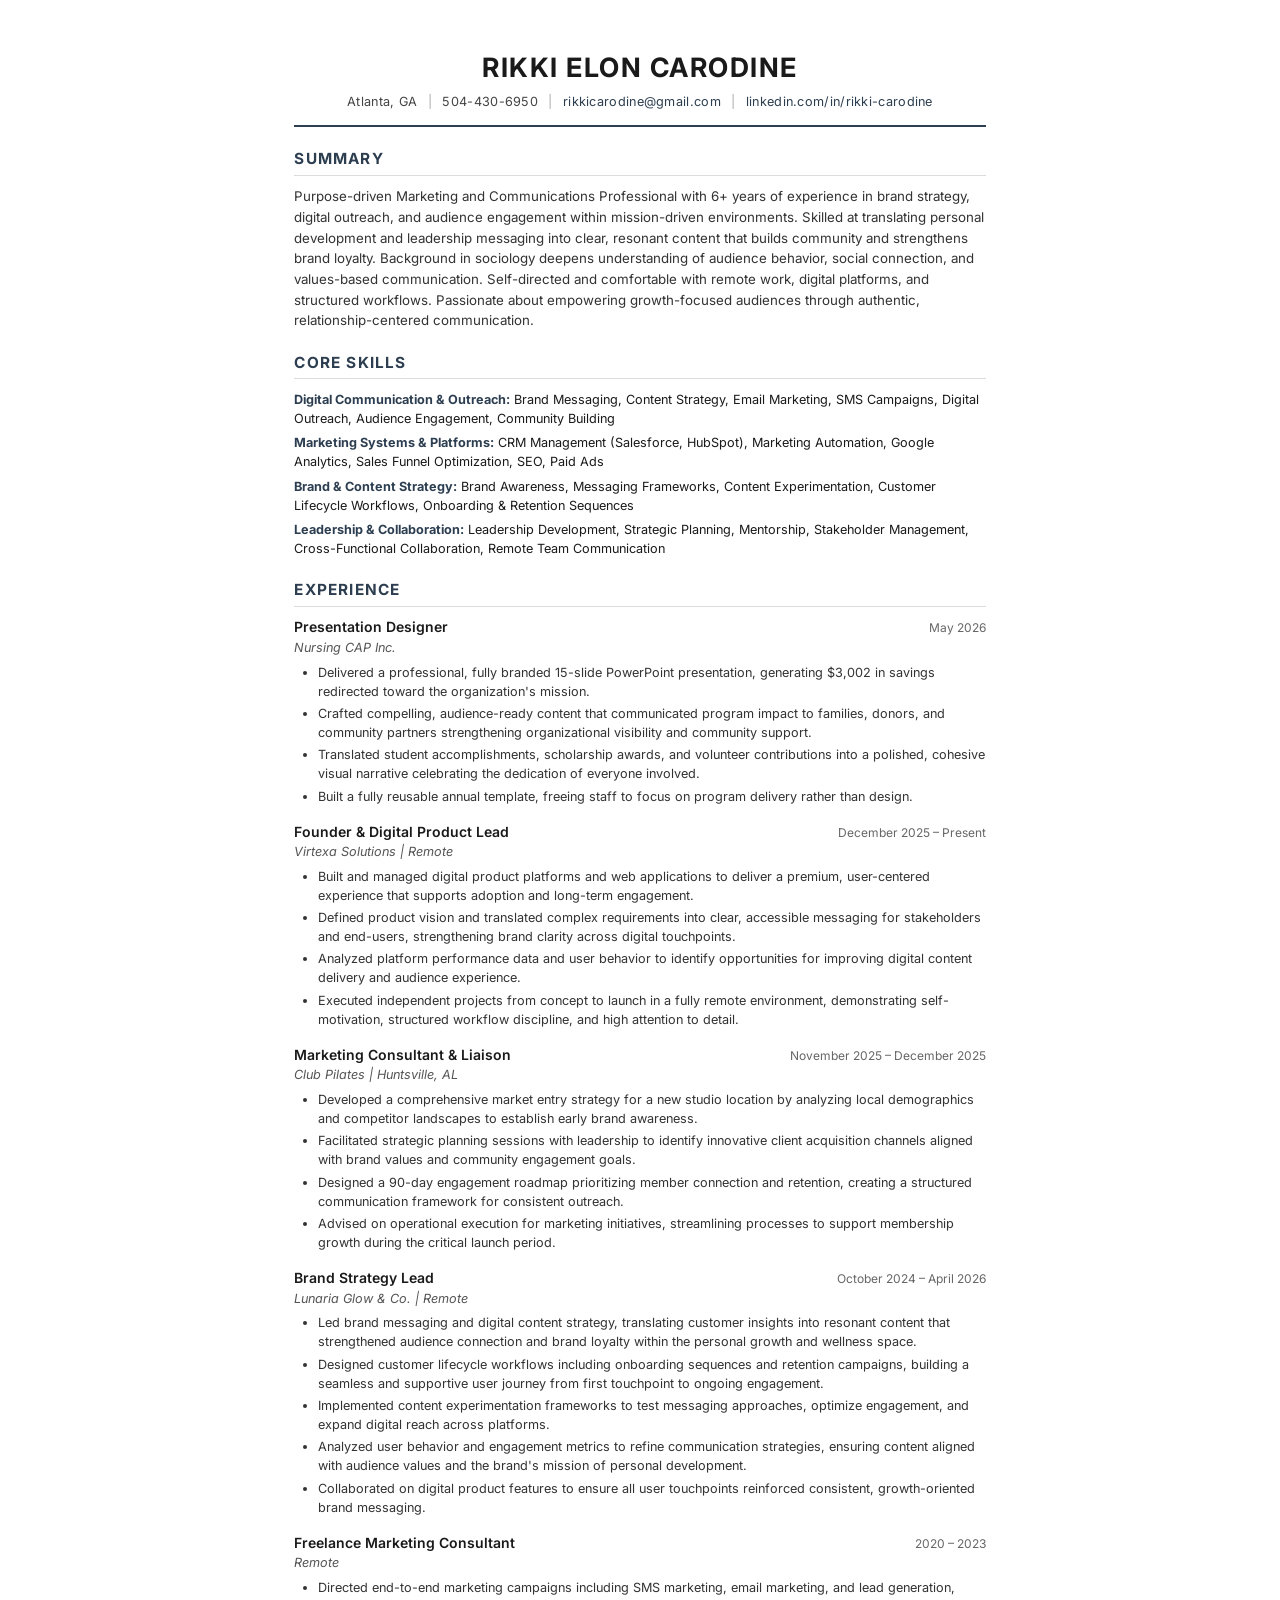
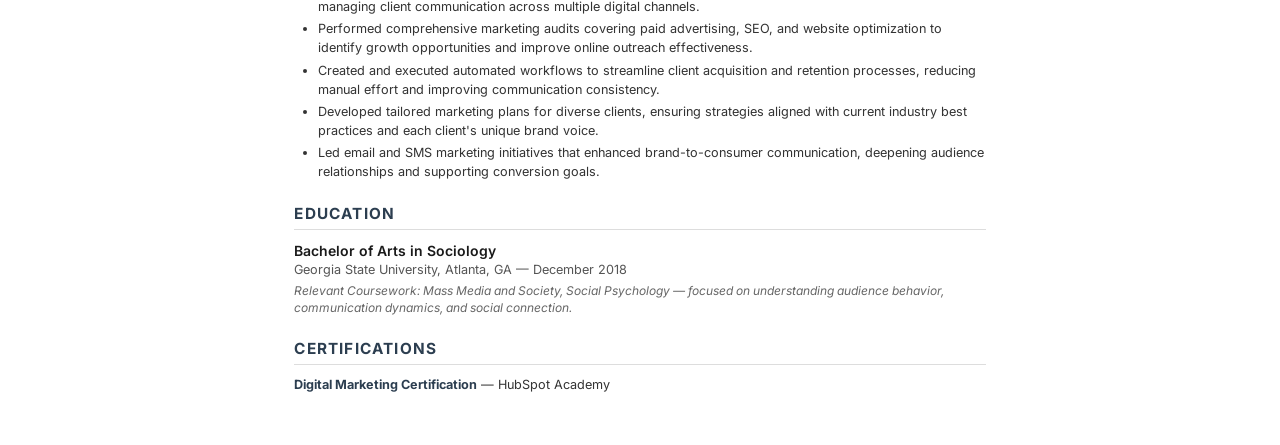
<file: resume-print.html>
<!DOCTYPE html>
<html lang="en">
<head>
    <meta charset="UTF-8">
    <meta name="viewport" content="width=device-width, initial-scale=1.0">
    <title>Rikki Elon Carodine – Resume</title>
    <style>
        @import url('https://fonts.googleapis.com/css2?family=Inter:wght@400;500;600;700&display=swap');

        *, *::before, *::after {
            margin: 0;
            padding: 0;
            box-sizing: border-box;
        }

        html {
            font-size: 11pt;
        }

        body {
            font-family: 'Inter', 'Segoe UI', Arial, Helvetica, sans-serif;
            color: #1a1a1a;
            line-height: 1.45;
            background: #fff;
            padding: 0.5in 0.65in;
            max-width: 8.5in;
            margin: 0 auto;
        }

        /* ——— Header ——— */
        .header {
            text-align: center;
            margin-bottom: 14pt;
            padding-bottom: 10pt;
            border-bottom: 2px solid #2c3e50;
        }

        .header h1 {
            font-size: 20pt;
            font-weight: 700;
            color: #1a1a1a;
            letter-spacing: 1.5px;
            text-transform: uppercase;
            margin-bottom: 5pt;
        }

        .header .contact {
            font-size: 9.5pt;
            color: #444;
            letter-spacing: 0.3px;
        }

        .header .contact a {
            color: #2c3e50;
            text-decoration: none;
        }

        .header .contact .sep {
            margin: 0 6px;
            color: #aaa;
        }

        /* ——— Section Headings ——— */
        .section-title {
            font-size: 11.5pt;
            font-weight: 700;
            text-transform: uppercase;
            color: #2c3e50;
            letter-spacing: 1.2px;
            border-bottom: 1.5px solid #ddd;
            padding-bottom: 3pt;
            margin-top: 16pt;
            margin-bottom: 8pt;
        }

        /* ——— Summary ——— */
        .summary p {
            font-size: 10pt;
            color: #333;
            line-height: 1.55;
        }

        /* ——— Core Skills ——— */
        .skills-grid {
            display: grid;
            grid-template-columns: 1fr;
            gap: 4pt;
        }

        .skill-row {
            font-size: 9.5pt;
            line-height: 1.5;
        }

        .skill-row strong {
            color: #2c3e50;
        }

        /* ——— Experience ——— */
        .job {
            margin-bottom: 12pt;
        }

        .job-header {
            display: flex;
            justify-content: space-between;
            align-items: baseline;
            margin-bottom: 1pt;
        }

        .job-title {
            font-size: 10.5pt;
            font-weight: 600;
            color: #1a1a1a;
        }

        .job-date {
            font-size: 9pt;
            color: #666;
            white-space: nowrap;
        }

        .job-company {
            font-size: 9.5pt;
            color: #555;
            font-style: italic;
            margin-bottom: 4pt;
        }

        .job ul {
            padding-left: 18pt;
            margin: 0;
        }

        .job ul li {
            font-size: 9.5pt;
            color: #333;
            margin-bottom: 2.5pt;
            line-height: 1.5;
        }

        /* ——— Education ——— */
        .edu-item {
            margin-bottom: 4pt;
        }

        .edu-degree {
            font-size: 10.5pt;
            font-weight: 600;
            color: #1a1a1a;
        }

        .edu-school {
            font-size: 9.5pt;
            color: #555;
        }

        .edu-coursework {
            font-size: 9pt;
            color: #666;
            font-style: italic;
            margin-top: 2pt;
        }

        /* ——— Certifications ——— */
        .cert-item {
            font-size: 9.5pt;
            color: #333;
            margin-bottom: 2pt;
        }

        .cert-item strong {
            color: #2c3e50;
        }

        /* ——— Print Styles ——— */
        @media print {
            body {
                padding: 0;
                -webkit-print-color-adjust: exact;
                print-color-adjust: exact;
            }

            @page {
                size: letter;
                margin: 0.5in 0.65in;
            }

            .header {
                border-bottom-color: #2c3e50 !important;
            }

            a {
                text-decoration: none !important;
                color: inherit !important;
            }
        }
    </style>
</head>
<body>

    <!-- HEADER -->
    <div class="header">
        <h1>Rikki Elon Carodine</h1>
        <div class="contact">
            Atlanta, GA
            <span class="sep">|</span>
            504-430-6950
            <span class="sep">|</span>
            <a href="mailto:rikkicarodine@gmail.com">rikkicarodine@gmail.com</a>
            <span class="sep">|</span>
            <a href="https://www.linkedin.com/in/rikki-carodine">linkedin.com/in/rikki-carodine</a>
        </div>
    </div>

    <!-- SUMMARY -->
    <div class="section-title">Summary</div>
    <div class="summary">
        <p>Purpose-driven Marketing and Communications Professional with 6+ years of experience in brand strategy, digital outreach, and audience engagement within mission-driven environments. Skilled at translating personal development and leadership messaging into clear, resonant content that builds community and strengthens brand loyalty. Background in sociology deepens understanding of audience behavior, social connection, and values-based communication. Self-directed and comfortable with remote work, digital platforms, and structured workflows. Passionate about empowering growth-focused audiences through authentic, relationship-centered communication.</p>
    </div>

    <!-- CORE SKILLS -->
    <div class="section-title">Core Skills</div>
    <div class="skills-grid">
        <div class="skill-row"><strong>Digital Communication & Outreach:</strong> Brand Messaging, Content Strategy, Email Marketing, SMS Campaigns, Digital Outreach, Audience Engagement, Community Building</div>
        <div class="skill-row"><strong>Marketing Systems & Platforms:</strong> CRM Management (Salesforce, HubSpot), Marketing Automation, Google Analytics, Sales Funnel Optimization, SEO, Paid Ads</div>
        <div class="skill-row"><strong>Brand & Content Strategy:</strong> Brand Awareness, Messaging Frameworks, Content Experimentation, Customer Lifecycle Workflows, Onboarding & Retention Sequences</div>
        <div class="skill-row"><strong>Leadership & Collaboration:</strong> Leadership Development, Strategic Planning, Mentorship, Stakeholder Management, Cross-Functional Collaboration, Remote Team Communication</div>
    </div>

    <!-- EXPERIENCE -->
    <div class="section-title">Experience</div>

    <div class="job">
        <div class="job-header">
            <span class="job-title">Presentation Designer</span>
            <span class="job-date">May 2026</span>
        </div>
        <div class="job-company">Nursing CAP Inc.</div>
        <ul>
            <li>Delivered a professional, fully branded 15-slide PowerPoint presentation, generating $3,002 in savings redirected toward the organization's mission.</li>
            <li>Crafted compelling, audience-ready content that communicated program impact to families, donors, and community partners strengthening organizational visibility and community support.</li>
            <li>Translated student accomplishments, scholarship awards, and volunteer contributions into a polished, cohesive visual narrative celebrating the dedication of everyone involved.</li>
            <li>Built a fully reusable annual template, freeing staff to focus on program delivery rather than design.</li>
        </ul>
    </div>

    <div class="job">
        <div class="job-header">
            <span class="job-title">Founder & Digital Product Lead</span>
            <span class="job-date">December 2025 – Present</span>
        </div>
        <div class="job-company">Virtexa Solutions | Remote</div>
        <ul>
            <li>Built and managed digital product platforms and web applications to deliver a premium, user-centered experience that supports adoption and long-term engagement.</li>
            <li>Defined product vision and translated complex requirements into clear, accessible messaging for stakeholders and end-users, strengthening brand clarity across digital touchpoints.</li>
            <li>Analyzed platform performance data and user behavior to identify opportunities for improving digital content delivery and audience experience.</li>
            <li>Executed independent projects from concept to launch in a fully remote environment, demonstrating self-motivation, structured workflow discipline, and high attention to detail.</li>
        </ul>
    </div>

    <div class="job">
        <div class="job-header">
            <span class="job-title">Marketing Consultant & Liaison</span>
            <span class="job-date">November 2025 – December 2025</span>
        </div>
        <div class="job-company">Club Pilates | Huntsville, AL</div>
        <ul>
            <li>Developed a comprehensive market entry strategy for a new studio location by analyzing local demographics and competitor landscapes to establish early brand awareness.</li>
            <li>Facilitated strategic planning sessions with leadership to identify innovative client acquisition channels aligned with brand values and community engagement goals.</li>
            <li>Designed a 90-day engagement roadmap prioritizing member connection and retention, creating a structured communication framework for consistent outreach.</li>
            <li>Advised on operational execution for marketing initiatives, streamlining processes to support membership growth during the critical launch period.</li>
        </ul>
    </div>

    <div class="job">
        <div class="job-header">
            <span class="job-title">Brand Strategy Lead</span>
            <span class="job-date">October 2024 – April 2026</span>
        </div>
        <div class="job-company">Lunaria Glow & Co. | Remote</div>
        <ul>
            <li>Led brand messaging and digital content strategy, translating customer insights into resonant content that strengthened audience connection and brand loyalty within the personal growth and wellness space.</li>
            <li>Designed customer lifecycle workflows including onboarding sequences and retention campaigns, building a seamless and supportive user journey from first touchpoint to ongoing engagement.</li>
            <li>Implemented content experimentation frameworks to test messaging approaches, optimize engagement, and expand digital reach across platforms.</li>
            <li>Analyzed user behavior and engagement metrics to refine communication strategies, ensuring content aligned with audience values and the brand's mission of personal development.</li>
            <li>Collaborated on digital product features to ensure all user touchpoints reinforced consistent, growth-oriented brand messaging.</li>
        </ul>
    </div>

    <div class="job">
        <div class="job-header">
            <span class="job-title">Freelance Marketing Consultant</span>
            <span class="job-date">2020 – 2023</span>
        </div>
        <div class="job-company">Remote</div>
        <ul>
            <li>Directed end-to-end marketing campaigns including SMS marketing, email marketing, and lead generation, managing client communication across multiple digital channels.</li>
            <li>Performed comprehensive marketing audits covering paid advertising, SEO, and website optimization to identify growth opportunities and improve online outreach effectiveness.</li>
            <li>Created and executed automated workflows to streamline client acquisition and retention processes, reducing manual effort and improving communication consistency.</li>
            <li>Developed tailored marketing plans for diverse clients, ensuring strategies aligned with current industry best practices and each client's unique brand voice.</li>
            <li>Led email and SMS marketing initiatives that enhanced brand-to-consumer communication, deepening audience relationships and supporting conversion goals.</li>
        </ul>
    </div>

    <!-- EDUCATION -->
    <div class="section-title">Education</div>
    <div class="edu-item">
        <div class="edu-degree">Bachelor of Arts in Sociology</div>
        <div class="edu-school">Georgia State University, Atlanta, GA — December 2018</div>
        <div class="edu-coursework">Relevant Coursework: Mass Media and Society, Social Psychology — focused on understanding audience behavior, communication dynamics, and social connection.</div>
    </div>

    <!-- CERTIFICATIONS -->
    <div class="section-title">Certifications</div>
    <div class="cert-item"><strong>Digital Marketing Certification</strong> — HubSpot Academy</div>

</body>
</html>
</file>
